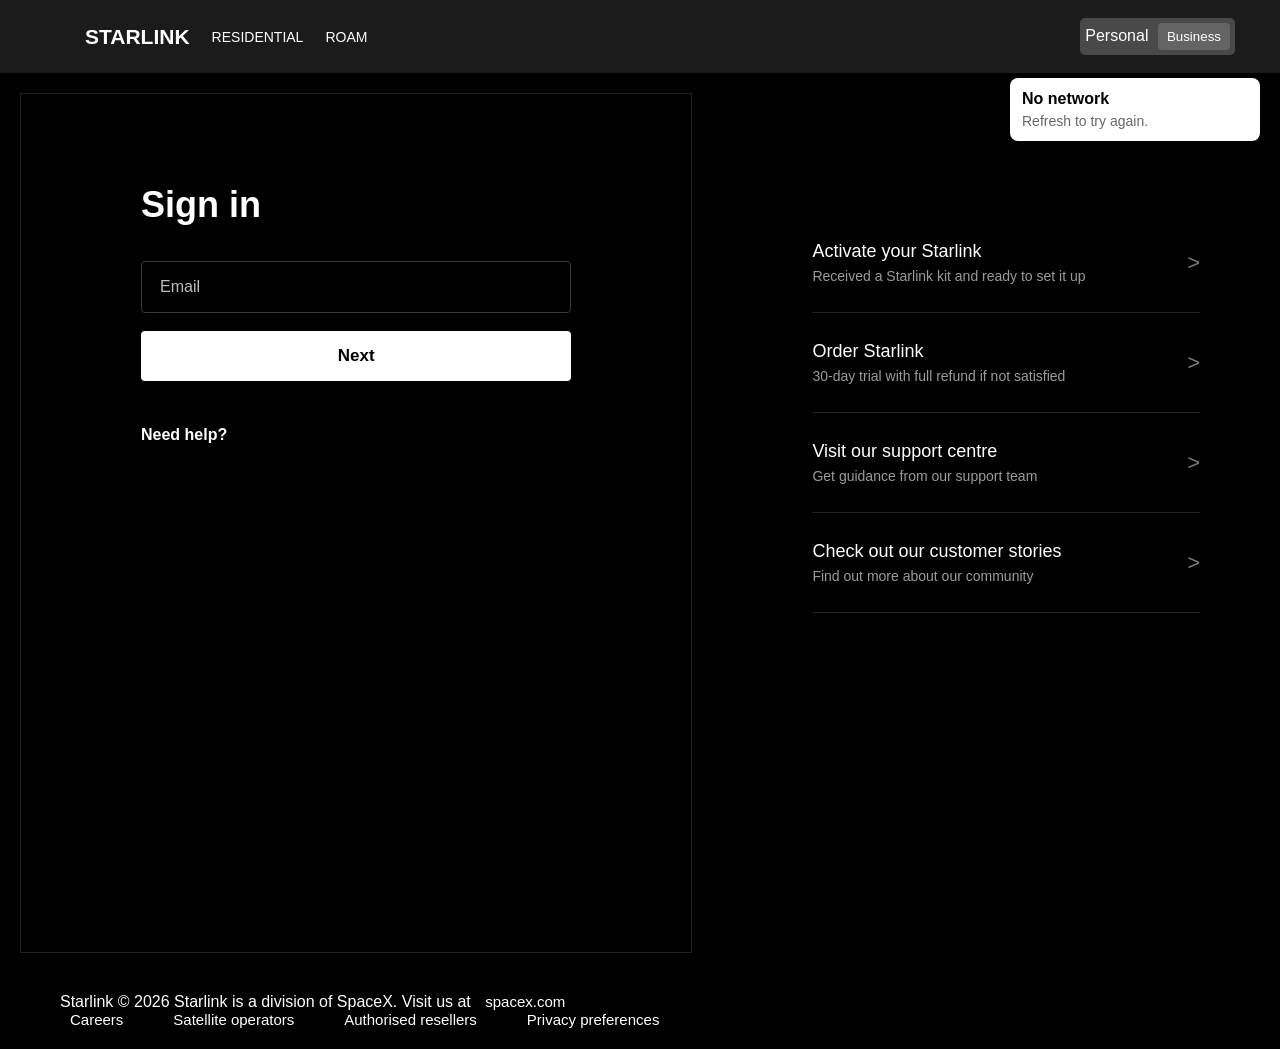
<file: ass- starlink business, signin/signin.html>
<!DOCTYPE html>
<html lang="en">
<head>
    <meta charset="UTF-8">
    <meta name="viewport" content="width=device-width, initial-scale=1.0">
    <title>Document</title>
    <link rel="stylesheet" href="signin.css">
</head>
<body>
    <header>
        <nav>
            <ul class="hyperlinks">
                <h1>STARLINK</h1>
                <li>RESIDENTIAL</li> 
                <li>ROAM</li>
            </ul>
            <div class="navbutton">
                <span>Personal</span>
                <button>Business</button>
            </div>
        </nav>
    </header>

    <main class="wrapper">
                          
            <div class="networkissue">
                <h4>No network</h4>
                <p>Refresh to try again.</p>
            </div>

        <div class="container">

            <!-- left side -->
            
            <div class="left">

                <h1>Sign in</h1>
                <input type="email" placeholder="Email">
                <button>Next</button>
                <div class="help">
                    <span>Need help?</span>
                </div>

            </div>


            <!-- right side -->

            <div class="right">

                <div class="card">
                    <div>
                        <h3>Activate your Starlink</h3>
                        <p>Received a Starlink kit and ready to set it up</p>
                    </div>
                    <span class="arrow">></span>
                </div>

                <div class="card">
                    <div>
                        <h3>Order Starlink</h3>
                        <p>30-day trial with full refund if not satisfied</p>
                    </div>
                    <span class="arrow">></span>
                 </div>

                <div class="card">
                    <div>
                        <h3>Visit our support centre</h3>
                        <p>Get guidance from our support team</p>
                    </div>
                    <span class="arrow">></span>
                </div>

                <div class="card">
                    <div>
                        <h3>Check out our customer stories</h3>
                        <p>Find out more about our community</p>
                    </div>
                    <span class="arrow">></span>
                </div>

            </div>
        </div>
    </main>

    <footer>
        <span style="margin-left: 40px;"> Starlink &copy; 2026 </span> <span>Starlink is a division of SpaceX. Visit us at <a href="#">spacex.com</a></span>
        <ul style="display:flex; gap:30px; list-style:none;">
            <li><a href="#">Careers</a></li>
            <li><a href="#">Satellite operators</a></li>
            <li><a href="#">Authorised resellers</a></li>
            <li><a href="#">Privacy preferences</a></li>
        </ul>
    </footer>


    
</body>
</html>
</file>
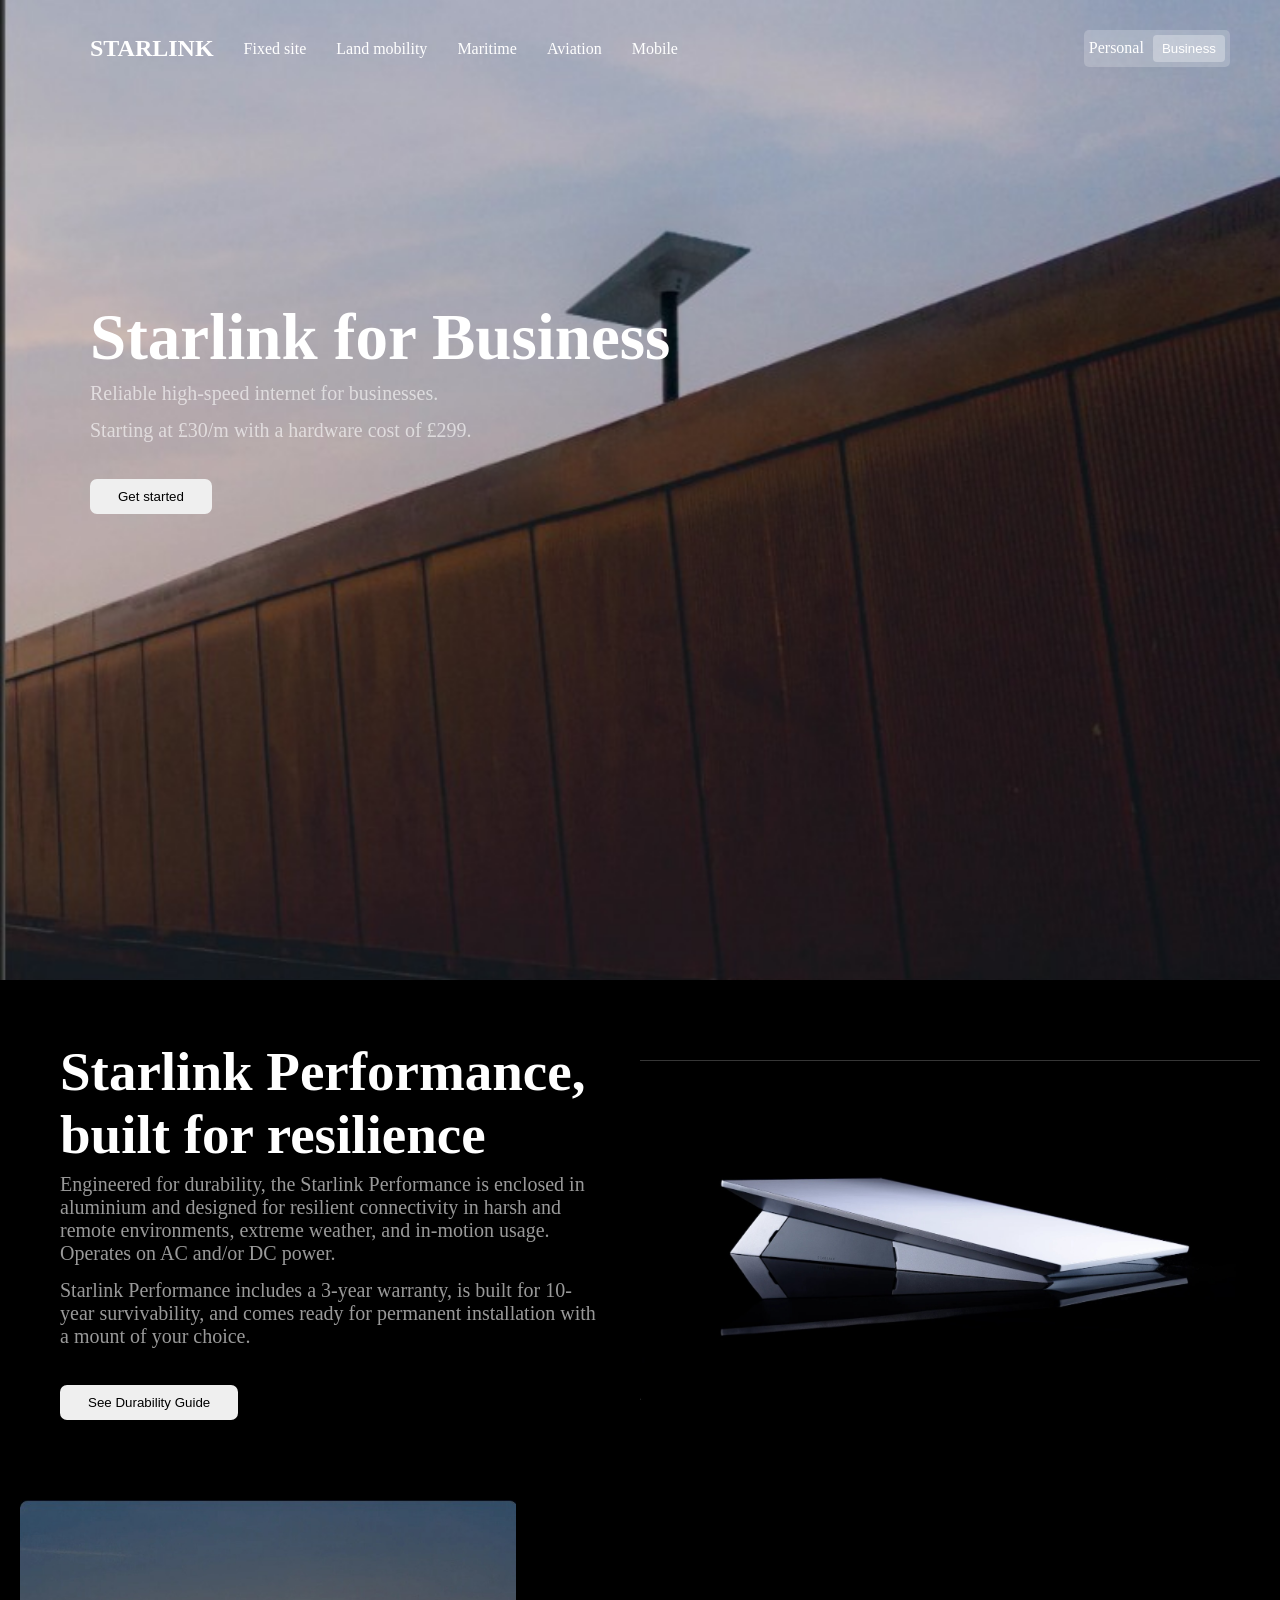
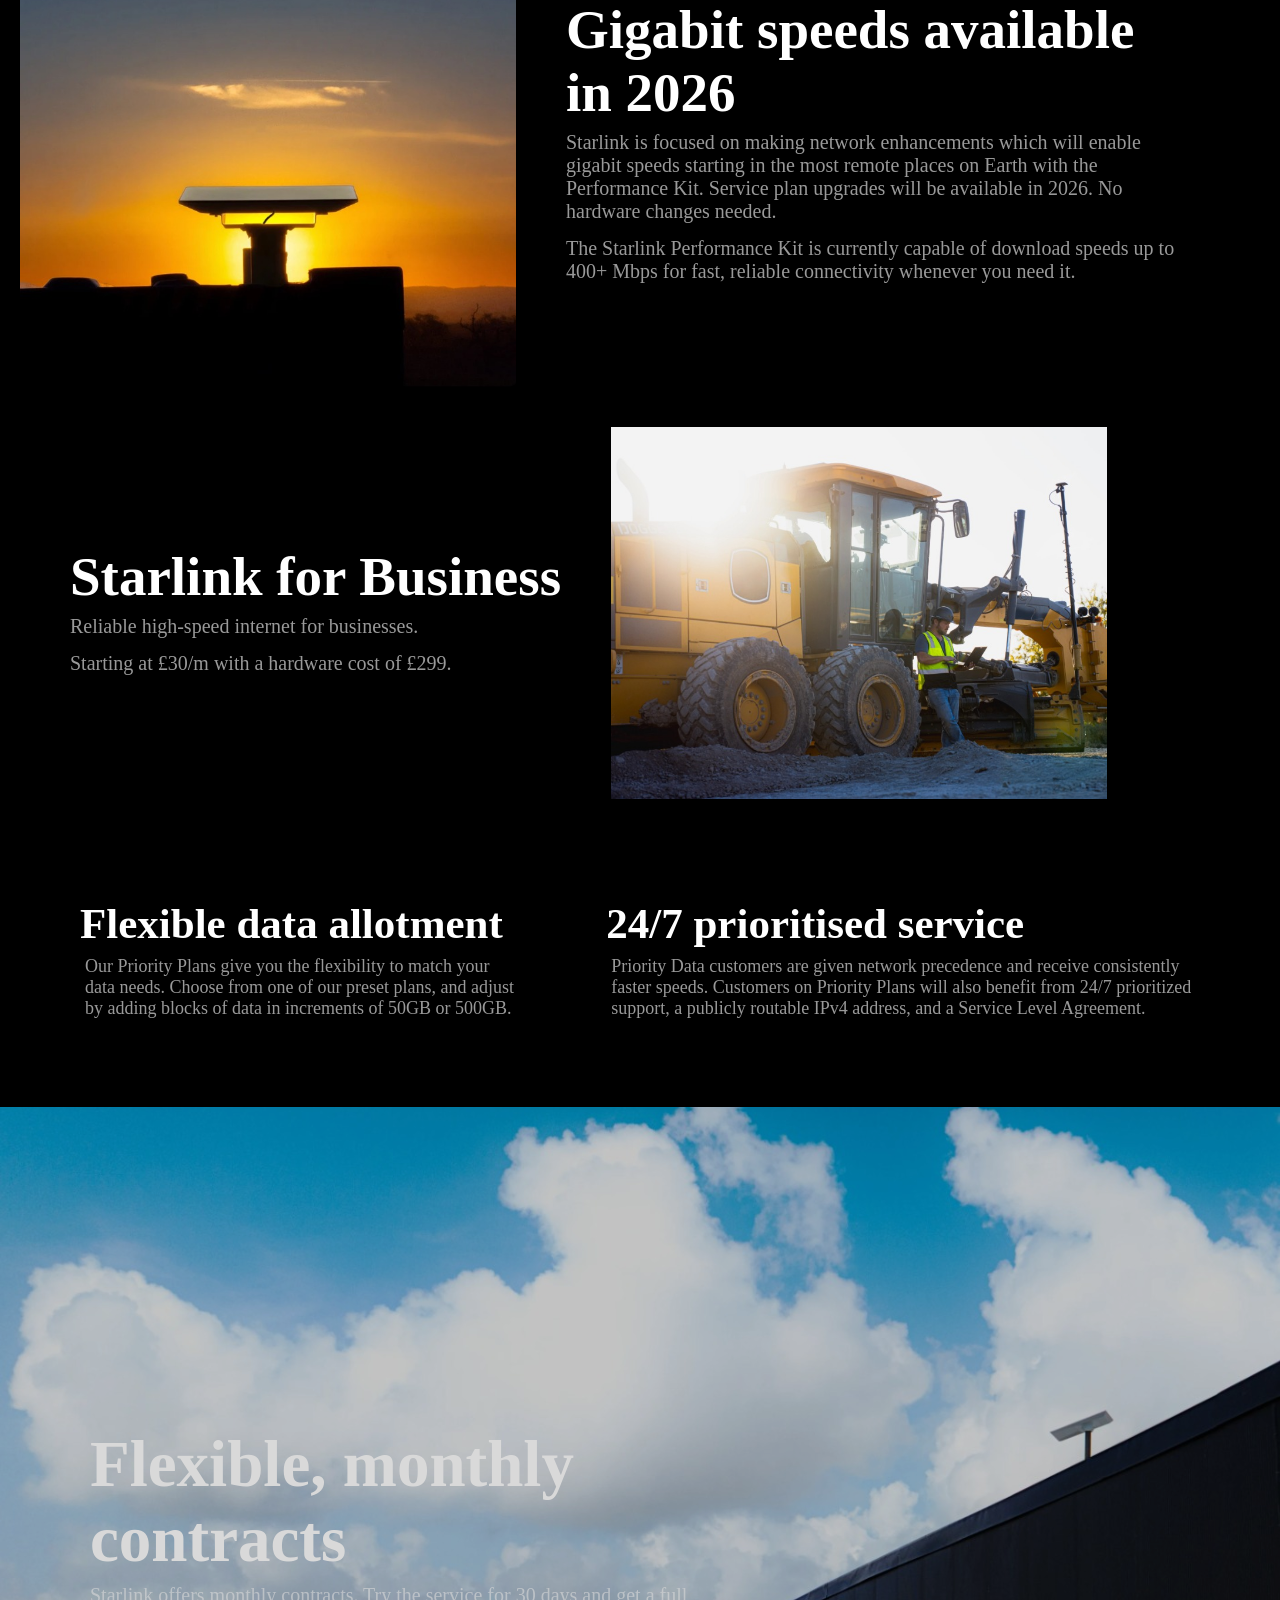
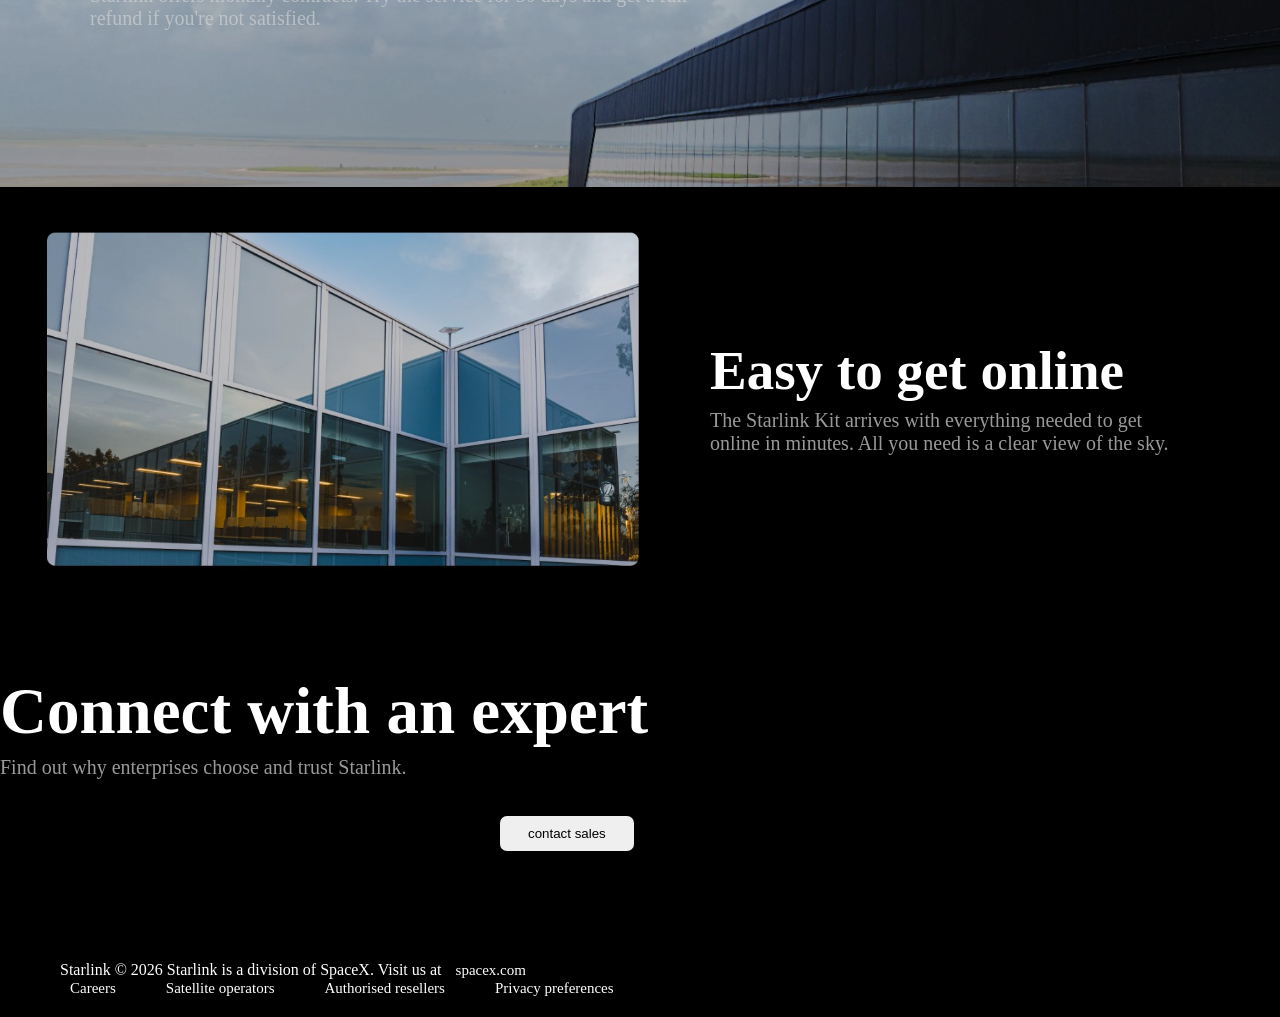
<file: starlink-bussiness-signin-network-card/starlinkbusiness.html>
<!DOCTYPE html>
<html lang="en">
<head>
    <meta charset="UTF-8">
    <meta name="viewport" content="width=device-width, initial-scale=1.0">
    <title>Document</title>
    <link rel="stylesheet" href="starlinkbusiness.css">
</head>
<body>
    <header>
        <nav>
            <ul class="hyperlinks">
                <h2>STARLINK</h2>
                <li>Fixed site</li> 
                <li>Land mobility</li>
                <li>Maritime</li>
                <li>Aviation</li>
                <li>Mobile</li>
            </ul>

            <div class="navbutton">
                <span>Personal</span>
                <button>Business</button>
            </div>
        </nav>
    </header>
    <main>
        <div class="backimg">
            <div class="backimg-content">
                <h1>Starlink for Business</h1>
                <p>Reliable high-speed internet for businesses.</p>
                <p>Starting at £30/m with a hardware cost of £299.</p>
                <button class="bannerbutton">Get started</button>
                </div>
        </div>

        <div class="backimg2">
            <div class="backimg2-content">
                <h1>Starlink Performance, built for resilience</h1>
                <p>Engineered for durability, the Starlink Performance is enclosed in aluminium and designed for resilient connectivity in harsh and remote environments, extreme weather, and in-motion usage. Operates on AC and/or DC power.</p>
                <p>Starlink Performance includes a 3-year warranty, is built for 10-year survivability, and comes ready for permanent installation with a mount of your choice.</p>
                <button>See Durability Guide</button>
            </div>
            
            <img src="../images/slbusiness2.png" alt="" width="50%">

        </div>

        <div class="backimg3">

            <img src="../images/slbusiness3.png" alt="" width="40%", height="60%">

            <div class="backimg3-content">
                <h1>Gigabit speeds available in 2026</h1>
                <p>Starlink is focused on making network enhancements which will enable gigabit speeds starting in the most remote places on Earth with the Performance Kit. Service plan upgrades will be available in 2026. No hardware changes needed.</p>
                <p>The Starlink Performance Kit is currently capable of download speeds up to 400+ Mbps for fast, reliable connectivity whenever you need it.</p>
            </div>
        </div>

        <div class="backimg4">
            <div class="backimg4-content">
                <h1>Starlink for Business</h1>
                <p>Reliable high-speed internet for businesses.</p>
                <p>Starting at £30/m with a hardware cost of £299.</p>
            </div>

            <img src="../images/slbusiness4.png" alt="" width="40%", height="60%">

        </div>

        <div class="backimg0">
            <div class="backimg0-content">
                <h1>Flexible data allotment</h1>
                <p>Our Priority Plans give you the flexibility to match your data needs. Choose from one of our preset plans, and adjust by adding blocks of data in increments of 50GB or 500GB.</p>
            </div>

            <div class="backimg0-content">
                <h1>24/7 prioritised service</h1>
                <p>Priority Data customers are given network precedence and receive consistently faster speeds. Customers on Priority Plans will also benefit from 24/7 prioritized support, a publicly routable IPv4 address, and a Service Level Agreement.</p>
            </div>
        </div>

        <div class="backimg5">
            <div class="backimg5-content">
                <h1>Flexible, monthly contracts</h1>
                <p>Starlink offers monthly contracts. Try the service for 30 days and get a full refund if you're not satisfied.</p>
            </div>
        </div>

        <div class="backimg6">

            <img src="../images/slbusiness6.png" alt="" width="50%", height="80%">

            <div class="backimg6-content">
                <h1>Easy to get online</h1>
                <p>The Starlink Kit arrives with everything needed to get online in minutes. All you need is a clear view of the sky.</p>
            </div>
        </div>

        <div class="last-content">
            <h1>Connect with an expert</h1>
            <p>Find out why enterprises choose and trust Starlink.</p>
            <button>contact sales</button>
        </div>

    </main>

    <footer>
        <span style="margin-left: 40px;"> Starlink &copy; 2026 </span> <span>Starlink is a division of SpaceX. Visit us at <a href="#">spacex.com</a></span>
        <ul style="display:flex; gap:30px; list-style:none;">
            <li><a href="#">Careers</a></li>
            <li><a href="#">Satellite operators</a></li>
            <li><a href="#">Authorised resellers</a></li>
            <li><a href="#">Privacy preferences</a></li>
        </ul>
    </footer>

</body>

</html>
</file>
<file: ass- starlink business, signin/signin.css>
*{
    margin: 0;
    box-sizing: border-box;
}

body{
    font-family: sans-serif;
    background-color: black;
    color: white;
}

header{
    width:100%; 
}

nav{
    display:flex; 
    justify-content:space-between; 
    align-items:center; 
    padding:18px 45px;
    background-color: rgb(27, 27, 27);

}

.navbutton{
    padding: 5px 5px ;
    border-radius:5px; 
    border-style: none;
    color: white; 
    background-color:rgb(299, 299, 299,0.2);
}
.navbutton button{
    color: white; 
    background-color:rgba(255,255,255,0.15);;
    border-radius: 4px; 
    padding: 6px 9px;
    border-style: none;
    margin-left: 5px;
}

.hyperlinks{
    display:flex; 
    align-items: center;
    gap:22px;
    font-size:14px;
    list-style:none;
}


/*main styling starts here*/

.wrapper{
    max-width:1500px;
    margin:auto; 
    position: relative; 
}

.container{
    width:100%;
    min-height:100vh;
    display:flex;
    gap: 20px;
}

.left{
    width:55%;
    border: 1px solid #222;
    padding:90px 120px;
    margin: 20px;
}

/*network issue starts here*/

.networkissue{
    position:absolute;
    top:5px;
    right:20px;
    background:white;
    color:black;
    width:250px;
    padding:12px;
    border-radius:8px;
}

.networkissue p{
    margin-top:5px;
    font-size:14px;
    color:#686868;
}

/*network issue ends here*/

.left h1{
    font-size:36px;
    font-weight:600;
    margin-bottom:35px;
}

.left input{
    width:100%;
    height:52px;
    padding:0 18px;
    background:#000;
    border:1px solid #3a3a3a;
    color:white;
    font-size:16px;
    border-radius:4px;
    margin-bottom:18px;
}

.left input::placeholder{
    color:#bdbdbd;
}

.left button{
    width:100%;
    height:50px;
    background:white;
    color:black;
    border:none;
    border-radius:4px;
    font-size:17px;
    font-weight:600;
    cursor:pointer;
}

.help{
    margin-top:45px;
    width:140px;
    font-size:16px;
    font-weight:600;
}

.right{
    width:45%;
    padding:140px 80px;
}

.card{
    display:flex;
    justify-content:space-between;
    align-items:center;
    border-bottom:1px solid #222;
    padding:28px 0;
}


.card h3{
    font-size:18px;
    font-weight:500;
    margin-bottom:6px;
}

.card p{
    color:#9b9b9b;
    font-size:14px;
}


.arrow{
    font-size:22px;
    color:#777;
}

footer{
    padding:20px;
}

 footer a{
    color:white;
    text-decoration:none;
    font-size:15px;
    padding:10px;
 }
</file>
<file: starlink-bussiness-signin-network-card/starlinkbusiness.css>
*{
    margin: 0;
}

body{
    font-family: calibri;
    background-color: black;
    color: white;
}

header{
    width:100%; 
    position:absolute;
}

nav{
    display:flex; 
    justify-content:space-between; 
    align-items:center; 
    padding:30px 50px;

}

.navbutton{
    padding: 5px 5px ;
    border-radius:5px; 
    border-style: none;
    color: white; 
    background-color:rgb(299, 299, 299,0.2);
}
.navbutton button{
    color: white; 
    background-color:rgba(299, 299, 299, 0.3);
    border-radius: 4px; 
    padding: 6px 9px;
    border-style: none;
    margin-left: 5px;
}

.hyperlinks{
    display:flex; 
    align-items: center;
    gap:30px; 
    list-style:none;
}

       
.backimg{
    background-image: url(../images/slbusiness1.png);
    background-repeat: no-repeat;
    background-size:cover;
    height: 900px;
    background-position: center;
    padding: 40px;
}
.backimg-content{
    margin: 260px 50px;
    }
.backimg-content h1{
    font-size: 65px;
}
.backimg-content p{
    font-size: 20px;
    padding-block: 7px;
    color: rgb(299, 299, 299,0.6);
}
.backimg-content button{
    padding: 10px 28px;
    border-radius:7px;
    margin-top: 30px;
    border-style: none;
}

/*backimg2 starts here*/

.backimg2{
    display: flex;
    padding: 20px;
    align-items: center;
}
.backimg2-content{
    margin: 40px;
    max-width:50%;
    }
.backimg2-content h1{
    font-size: 55px;
}
.backimg2-content p{
    font-size: 20px;
    padding-block: 7px;
    color: rgb(299, 299, 299,0.6);
}
.backimg2-content button{
    padding: 10px 28px;
    border-radius:7px;
    margin-top: 30px;
    border-style: none;
}

/*backimg3 starts here*/

.backimg3{
    padding: 20px;
    display: flex;
    align-items: center;
}
.backimg3-content{
    margin: 50px;
    max-width: 50%;
    }
.backimg3-content h1{
    font-size: 55px;
}
.backimg3-content p{
    font-size: 20px;
    padding-block: 7px;
    color: rgb(299, 299, 299,0.6);
}

/*backimg4 starts here*/

.backimg4{
    padding: 20px;
    display: flex;
    align-items: center;
}
.backimg4-content{
    margin: 50px;
    max-width: 50%;
    }
.backimg4-content h1{
    font-size: 55px;
}
.backimg4-content p{
    font-size: 20px;
    padding-block: 7px;
    color: rgb(299, 299, 299,0.6);
}

/*backimg0 starts here*/

.backimg0{
    padding: 40px;
    display: flex;
    align-items: center;
}
.backimg0-content{
    margin: 40px;
    max-width: 50%;
    }
.backimg0-content h1{
    font-size: 43px;
}
.backimg0-content p{
    font-size: 18px;
    padding: 8px 5px;
    color: rgb(299, 299, 299,0.6);
}

/*backimg5 starts here*/

.backimg5{
    background-image: url(../images/slbusiness5.png);
    filter: opacity(85%);
    background-blend-mode: darken;
    background-repeat: no-repeat;
    background-size:cover;
    height: 600px;
    background-position: center;
    padding: 40px;
}
.backimg5-content{
    margin: 280px 50px;
    max-width: 50%;
    }
.backimg5-content h1{
    font-size: 65px;
}
.backimg5-content p{
    font-size: 20px;
    padding-block: 7px;
    color: rgb(299, 299, 299,0.6);
}

/*backimg6 starts here*/

.backimg6{
    padding: 40px;
    display: flex;
    align-items: center;
}
.backimg6-content{
    margin: 70px;
    max-width: 50%;
    }
.backimg6-content h1{
    font-size: 55px;
}
.backimg6-content p{
    font-size: 20px;
    padding-block: 7px;
    color: rgb(299, 299, 299,0.6);
}

/*last-content starts here*/

.last-content{
    justify-items: center;
    margin-block: 60px;
    }
.last-content h1{
    font-size: 65px;
}
.last-content p{
    font-size: 20px;
    padding-block: 7px;
    color: rgb(299, 299, 299,0.6);
}
.last-content button{
    padding: 10px 28px;
    border-radius:7px;
    margin: 30px 500px;
    border-style: none;
}

footer{
    padding:20px;
}

 footer a{
    color:white;
    text-decoration:none;
    font-size:15px;
    padding:10px;
 }
</file>
